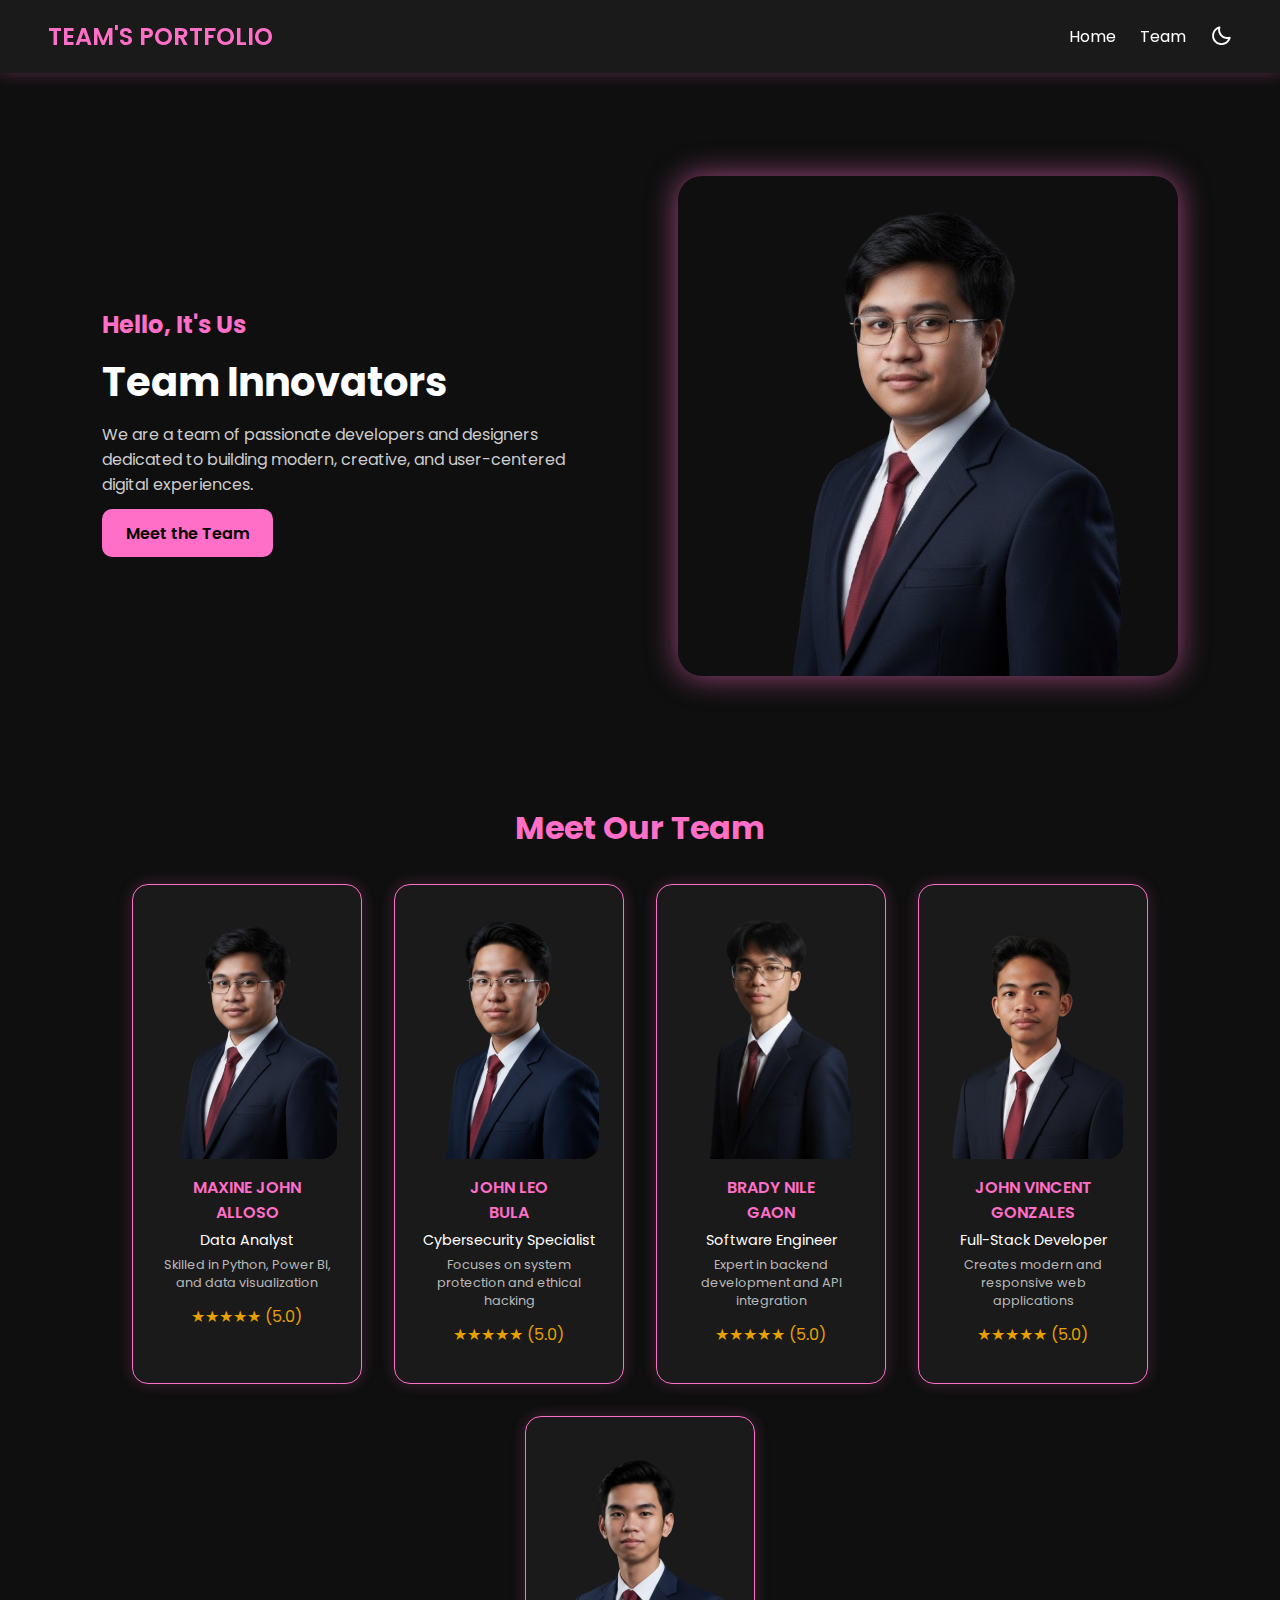
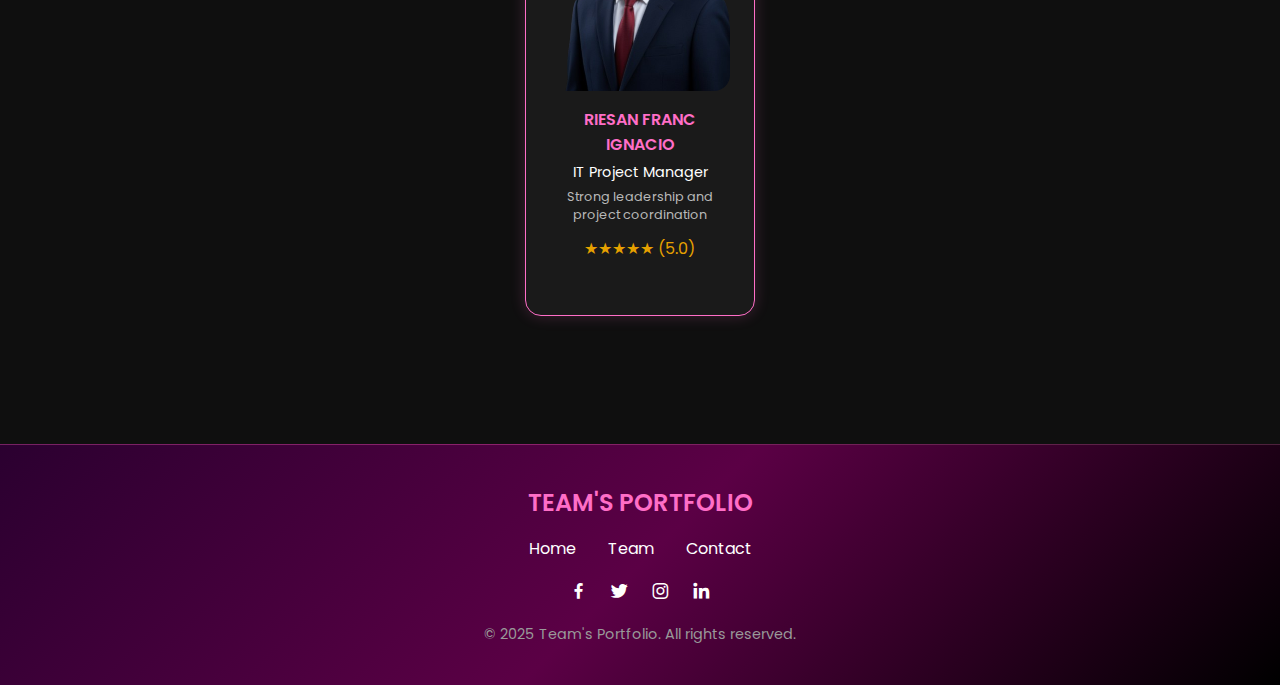
<file: index.html>
<!DOCTYPE html>
<html lang="en">
<head>
    <meta charset="UTF-8" />
    <meta name="viewport" content="width=device-width, initial-scale=1.0" />
    <title>Team Portfolio</title>
    <link href="https://unpkg.com/boxicons@2.1.2/css/boxicons.min.css" rel="stylesheet">
    <link href="https://fonts.googleapis.com/css2?family=Poppins:wght@400;600&display=swap" rel="stylesheet">
    <link rel="stylesheet" href="assets/css/home_style.css" />
</head>
<body>
  <!-- NAVIGATION -->
    <nav class="nav">
        <h1 class="logo">TEAM'S PORTFOLIO</h1>
        <div class="nav__right">
            <ul class="nav__links">
                <li><a href="#home">Home</a></li>
                <li><a href="#team">Team</a></li>
            </ul>
            <i class='bx bx-moon' id="theme-button"></i>
        </div>
    </nav>

  <!-- HERO SECTION -->
    <section class="hero" id="home">
        <div class="hero__content">
            <h2>Hello, It's Us</h2>
            <h1>Team Innovators</h1>
            <p>We are a team of passionate developers and designers dedicated to building modern, creative, and user-centered digital experiences.</p>
            <a href="#team" class="btn">Meet the Team</a>
        </div>

        <!-- IMAGE SLIDER -->
        <div class="hero__slider">
            <div class="slide fade">
                <img src="assets/img/alloso1.png" alt="Slide 1">
            </div>

            <div class="slide fade">
                <img src="assets/img/bula1.png" alt="Slide 2">
            </div>

            <div class="slide fade">
                <img src="assets/img/gaon1.png" alt="Slide 3">
            </div>

            <div class="slide fade">
                <img src="assets/img/gonzales1.png" alt="Slide 4">
            </div>

            <div class="slide fade">
                <img src="assets/img/ignacio1.png" alt="Slide 5">
            </div>
        </div>
    </section>

    <!-- TEAM SECTION -->
    <section class="team" id="team">
        <h2 class="section__title">Meet Our Team</h2>
        <div class="team__container">

            <!-- ALLOSO -->
            <a href="alloso.html" class="person__link">
                <div class="person__card">
                    <img src="assets/img/alloso1.png" alt="Maxine John Alloso" class="person__img">
                    <h3 class="person__name">MAXINE JOHN <br>ALLOSO</h3>
                    <p class="person__role">Data Analyst</p>
                    <p class="person__strength">Skilled in Python, Power BI, and data visualization</p>
                    <div class="person__rating">★★★★★ (5.0)</div>
                </div>
            </a>

            <!-- BULA -->
            <a href="bula.html" class="person__link">
                <div class="person__card">
                    <img src="assets/img/bula1.png" alt="John Leo Bula" class="person__img">
                    <h3 class="person__name">JOHN LEO <br>BULA</h3>
                    <p class="person__role">Cybersecurity Specialist</p>
                    <p class="person__strength">Focuses on system protection and ethical hacking</p>
                    <div class="person__rating">★★★★★ (5.0)</div>
                </div>
            </a>

            <!-- GAON -->
            <a href="gaon.html" class="person__link">
                <div class="person__card">
                    <img src="assets/img/gaon1.png" alt="Brady Nile Gaon" class="person__img">
                    <h3 class="person__name">BRADY NILE <br>GAON</h3>
                    <p class="person__role">Software Engineer</p>
                    <p class="person__strength">Expert in backend development and API integration</p>
                    <div class="person__rating">★★★★★ (5.0)</div>
                </div>
            </a>

            <!-- GONZALES -->
            <a href="gonzales.html" class="person__link">
                <div class="person__card">
                    <img src="assets/img/gonzales1.png" alt="John Vincent Gonzales" class="person__img">
                    <h3 class="person__name">JOHN VINCENT <br>GONZALES</h3>
                    <p class="person__role">Full-Stack Developer</p>
                    <p class="person__strength">Creates modern and responsive web applications</p>
                    <div class="person__rating">★★★★★ (5.0)</div>
                </div>
            </a>

            <!-- IGNACIO -->
            <a href="ignacio.html" class="person__link">
                <div class="person__card">
                    <img src="assets/img/ignacio1.png" alt="Riesan Franc Ignacio" class="person__img">
                    <h3 class="person__name">RIESAN FRANC <br>IGNACIO</h3>
                    <p class="person__role">IT Project Manager</p>
                    <p class="person__strength">Strong leadership and project coordination</p>
                    <div class="person__rating">★★★★★ (5.0)</div>
                </div>
            </a>
        </div>
    </section>

    <footer class="footer">
        <div class="footer__container">
            <h2 class="footer__logo">TEAM'S PORTFOLIO</h2>

            <ul class="footer__links">
                <li><a href="#home">Home</a></li>
                <li><a href="#team">Team</a></li>
                <li><a href="https://www.facebook.com/ignacio.riesan">Contact</a></li>
            </ul>

            <div class="footer__socials">
                <a href="https://www.facebook.com/ignacio.riesan"><i class='bx bxl-facebook'></i></a>
                <a href="#"><i class='bx bxl-twitter'></i></a>
                <a href="#"><i class='bx bxl-instagram'></i></a>
                <a href="#"><i class='bx bxl-linkedin'></i></a>
            </div>

            <p class="footer__copy">© 2025 Team's Portfolio. All rights reserved.</p>
        </div>
    </footer>


    <script src="assets/js/slider.js"></script>
    <script src="assets/js/theme.js"></script>

</body>
</html>
</file>
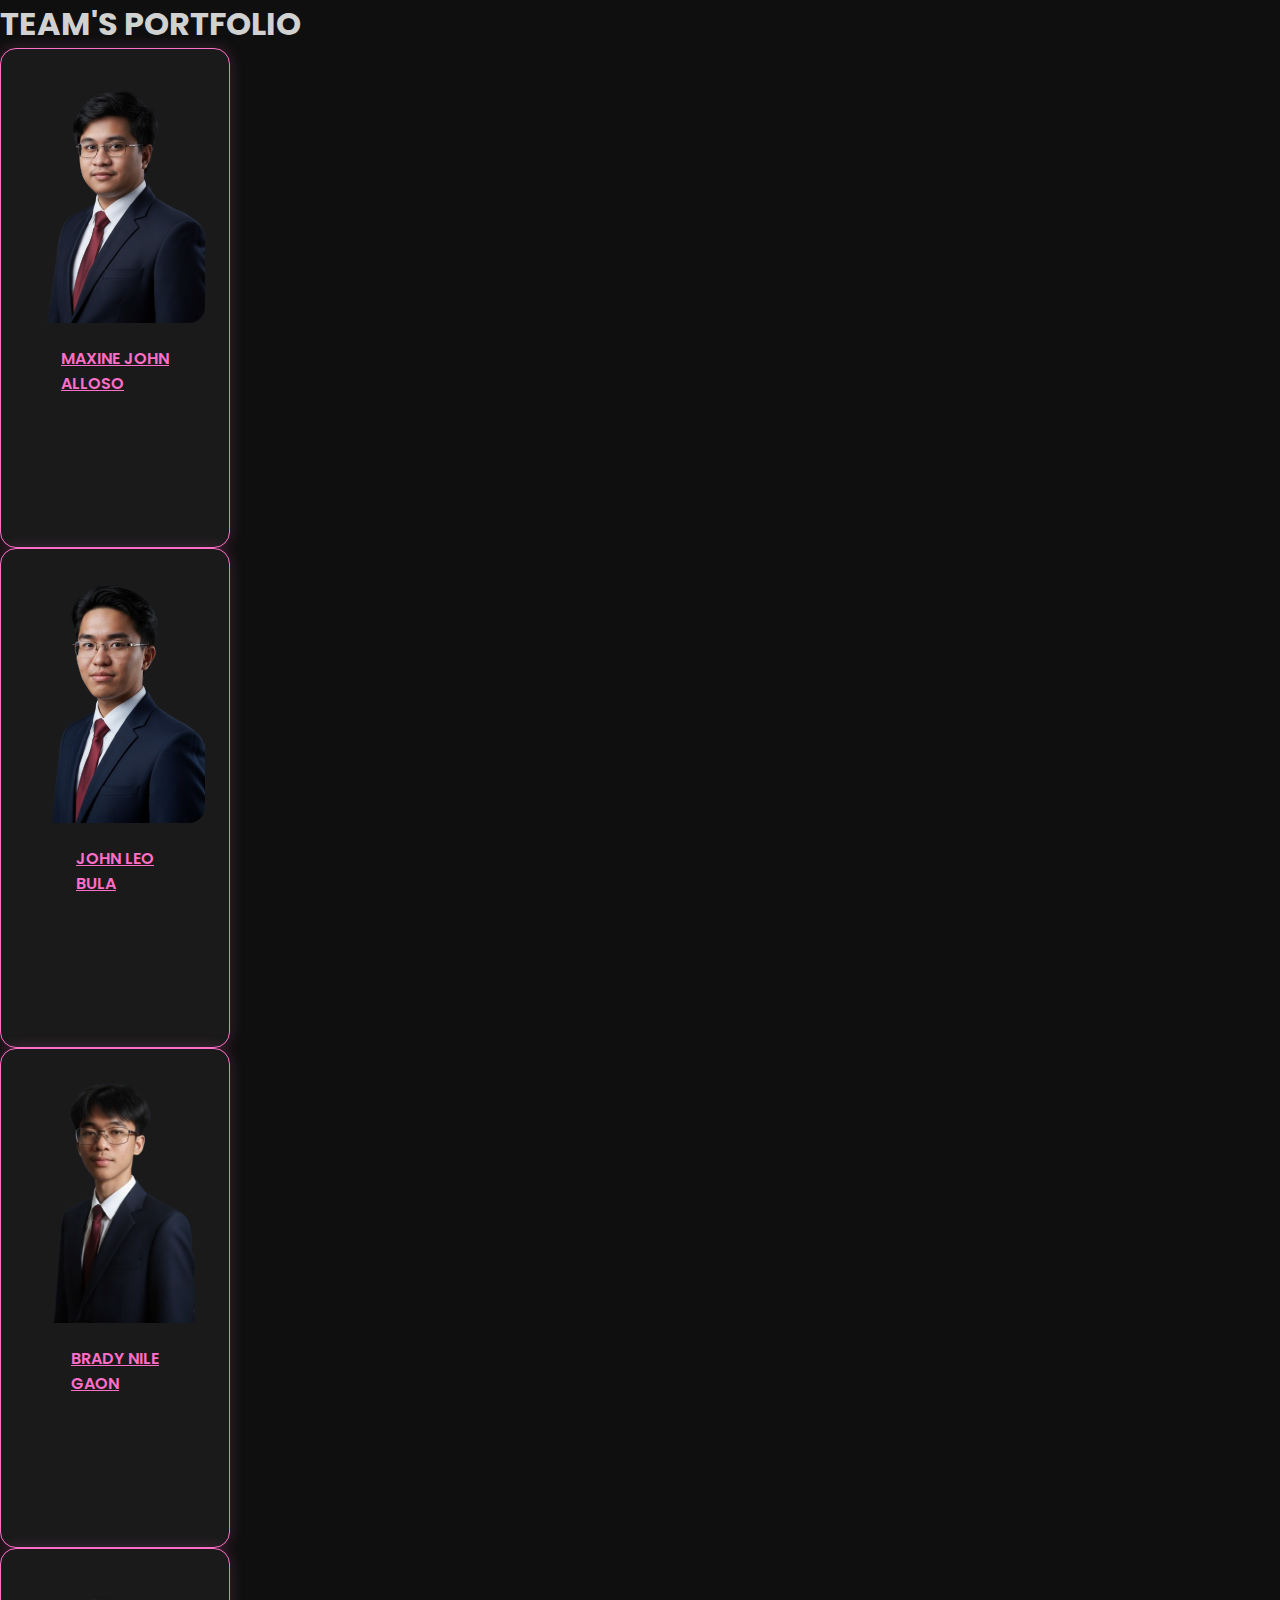
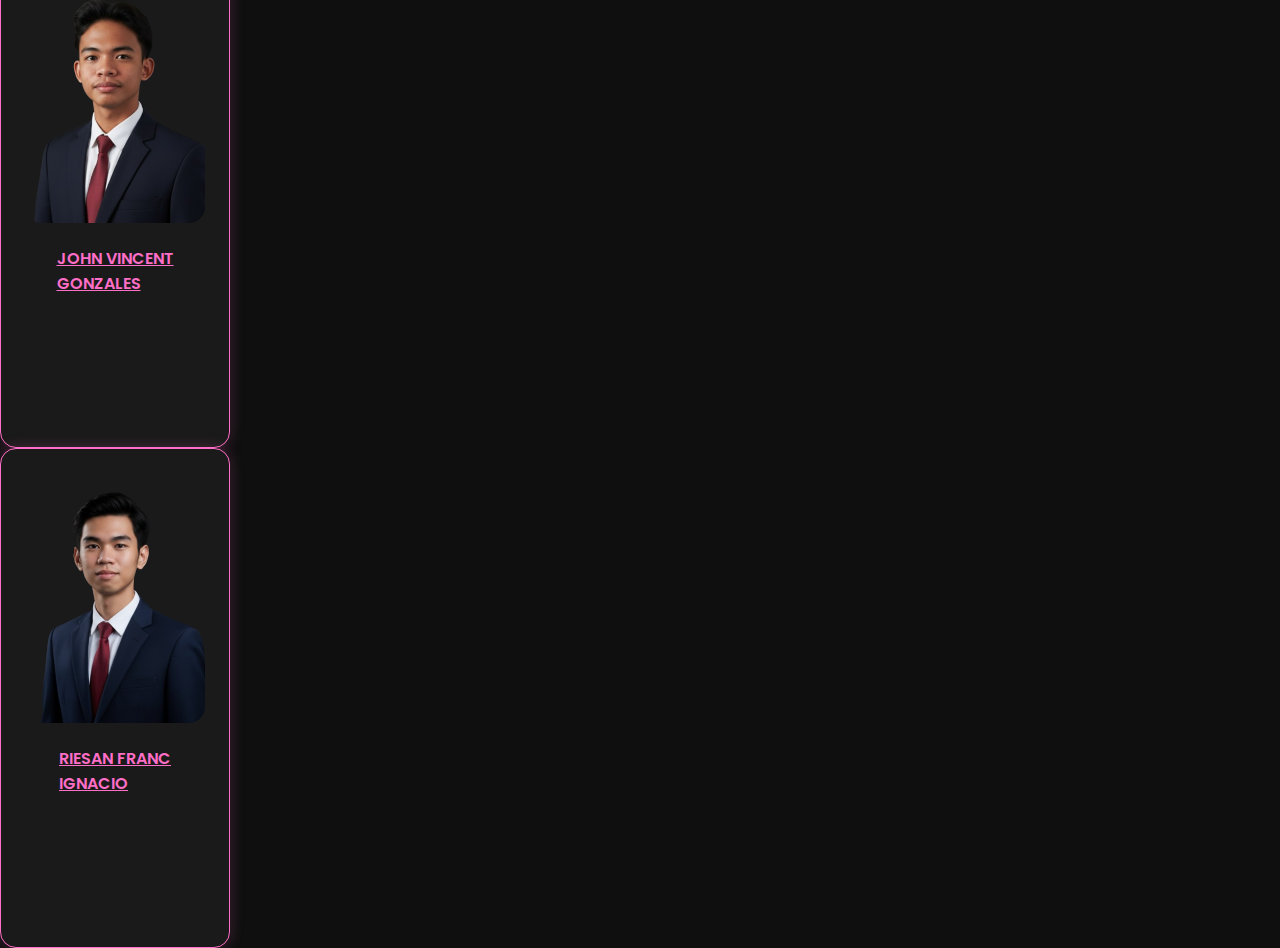
<file: home.html>
<!DOCTYPE html>
<html lang="en">
<head>
    <meta charset="UTF-8">
    <meta name="viewport" content="width=device-width, initial-scale=1.0">
    
    <!--=============== FAVICON ===============-->
    <!-- Reuse from your original code -->
    <link rel="apple-touch-icon" sizes="180x180" href="assets/favicons/apple-touch-icon.png">
    <link rel="icon" type="image/png" sizes="32x32" href="assets/favicons/favicon-32x32.png">
    <link rel="icon" type="image/png" sizes="16x16" href="assets/favicons/favicon-16x16.png">
    <link rel="manifest" href="assets/favicons/site.webmanifest">
    <link rel="mask-icon" href="assets/favicons/safari-pinned-tab.svg" color="#5bbad5">
    <link rel="shortcut icon" href="assets/favicons/favicon.ico">
    <meta name="msapplication-TileColor" content="#da532c">
    <meta name="msapplication-config" content="assets/favicons/browserconfig.xml">
    <meta name="theme-color" content="#a789d4">

    <!--=============== BOXICONS ===============-->
    <link href='https://unpkg.com/boxicons@2.1.2/css/boxicons.min.css' rel='stylesheet'>

    <!--=============== GOOGLE FONTS ===============-->
    <link rel="stylesheet" href="https://fonts.googleapis.com/css2?family=Poppins:wght@400;500;600&display=swap">

    <!--=============== CSS ===============-->
    <link rel="stylesheet" href="assets/css/home_style.css">

    <title>Portfolio Home</title>
</head>
<body>
    <div class="home__container">
        <!-- Example Person: Alloso -->
        <nav>
            <div class="nav__menu">
                <h1>TEAM'S PORTFOLIO</h1>
            </div>
        </nav>

        <div class="person__card">
            <a href="gaon.html">
                <img src="assets/img/alloso1.png" alt="Alloso Profile" class="person__img">
            </a>
            <a href="alloso.html" class="person__name">MAXINE JOHN<br>ALLOSO</a>
        </div>
        
        <div class="person__card">
            <a href="gaon.html">
                <img src="assets/img/bula1.png" alt="Person 2 Profile" class="person__img">
            </a>
            <a href="bula.html" class="person__name">JOHN LEO<br>BULA</a>
        </div>

        <div class="person__card">
            <a href="gaon.html">
                <img src="assets/img/gaon1.png" alt="Person 2 Profile" class="person__img">
            </a>
            <a href="gaon.html" class="person__name">BRADY NILE<br>GAON</a>
        </div>

        <div class="person__card">
            <a href="gaon.html">
                <img src="assets/img/gonzales1.png" alt="Person 2 Profile" class="person__img">
            </a>
            <a href="gonzales.html" class="person__name">JOHN VINCENT<br>GONZALES</a>
        </div>

        <div class="person__card">
            <a href="gaon.html">
                <img src="assets/img/ignacio1.png" alt="Person 2 Profile" class="person__img">
            </a>
            <a href="ignacio.html" class="person__name">RIESAN FRANC<br>IGNACIO</a>
        </div>
        
    </div>
</body>
</html>
</file>
<file: assets/css/home_style.css>
:root {
  --first-color: #ff6ec7;
  --text-color: #d1d1d1;
  --bg-dark: #0f0f0f;
  --bg-card: #1a1a1a;
  --font: 'Poppins', sans-serif;

  /* Light Theme Variables */
  --light-bg: #f9f9f9;
  --light-text: #1a1a1a;
  --light-card: #ffffff;
}

/* RESET */
* {
  margin: 0;
  padding: 0;
  box-sizing: border-box;
}

body {
  font-family: var(--font);
  background: var(--bg-dark);
  color: var(--text-color);
  scroll-behavior: smooth;
  transition: background 0.3s, color 0.3s;
}

/* ======== NAVIGATION ======== */
.nav {
  position: fixed;
  top: 0;
  left: 0;
  width: 100%;
  display: flex;
  justify-content: space-between; /* logo on left, links+button on right */
  align-items: center;
  padding: 1.2rem 3rem;
  background-color: var(--bg-card);
  box-shadow: 0 0 15px rgba(255, 110, 199, 0.3);
  z-index: 1000;
  transition: background 0.3s, box-shadow 0.3s;
}

/* New group for links + theme button */
.nav__right {
  display: flex;
  align-items: center;
  gap: 1.5rem; /* space between links and button */
}

/* Navigation links */
.nav__links {
  list-style: none;
  display: flex;
  gap: 1.5rem; /* slightly tighter gap */
  margin: 0;
}

.nav__links a {
  text-decoration: none;
  color: white;
  transition: 0.3s;
}

.nav__links a:hover {
  color: var(--first-color);
}

.logo {
  color: var(--first-color);
  font-size: 1.5rem;
  font-weight: 600;
}


/* THEME BUTTON */
#theme-button {
  font-size: 1.4rem;
  cursor: pointer;
  color: white;
  transition: color 0.3s, transform 0.3s;
}

#theme-button:hover {
  color: var(--first-color);
  transform: rotate(20deg);
}

/* When in light mode */
body.light-theme #theme-button {
  color: black;
}

@media (max-width: 600px) {
  .nav {
    flex-direction: row;           /* keep items in one line */
    justify-content: space-between;
    align-items: center;
    padding: 1rem 1.5rem;          /* smaller padding */
  }

  .logo {
    font-size: 1.2rem;
  }

  .nav__links {
    gap: 1rem;
  }

  .nav__right {
    gap: 1rem;
  }
}
.hero {
  margin-top: 80px;
  padding: 6rem 8% 4rem;
  display: flex;
  justify-content: space-between;
  align-items: center;
  gap: 2rem;
  flex-wrap: wrap;
}


.hero__content {
  flex: 1 1 400px;
  max-width: 500px;
  z-index: 2;
}

.hero__content h2 {
  font-size: 1.5rem;
  color: var(--first-color);
}

.hero__content h1 {
  font-size: 2.5rem;
  color: white;
  margin: 10px 0;
}

.hero__content p {
  color: #ccc;
  margin-bottom: 1.5rem;
}


.btn {
  background: var(--first-color);
  color: black;
  padding: 0.8rem 1.5rem;
  border-radius: 10px;
  text-decoration: none;
  font-weight: 600;
  transition: 0.3s;
}

.btn:hover {
  background: white;
}

/* ======== SLIDER ======== */
.hero__slider {
  flex: 1 1 400px;
  position: relative;
  width: 100%;
  max-width: 450px; /* keeps it from stretching too wide */
  min-height: 300px; /* ensures it never disappears */
  overflow: hidden;
  border-radius: 1.5rem;
  box-shadow: 0 0 30px rgba(255, 110, 199, 0.6);
}

.hero__slider img {
  width: 100%;
  height: 100%;
  object-fit: cover;
  display: block;
  border-radius: 1.5rem;
}

.slide {
  display: none;
  position: absolute;
  width: 100%;
  height: 100%;
}

.fade {
  animation: fadeEffect 2s;
}

@keyframes fadeEffect {
  from { opacity: 0.4; }
  to { opacity: 1; }
}

/* ======== MOBILE VIEW ======== */
@media (max-width: 768px) {
  .hero__slider {
    max-width: 100%;    /* fill available width */
    min-height: 40vh;   /* stays visible even on small screens */
    margin-top: 2rem;   /* spacing below text content */
  }
}
/* ======== DESKTOP VIEW (wider slider) ======== */
@media (min-width: 992px) {
  .hero__slider {
    max-width: 500px;   /* a bit wider on large screens */
    min-height: 500px;  /* taller to match the old 400px+ look */
  }
}


/* ======== TEAM ======== */
.team {
  padding: 4rem 8%;
  text-align: center;
}

.section__title {
  color: var(--first-color);
  font-size: 2rem;
  margin-bottom: 2rem;
}

.team__container {
  display: flex;
  justify-content: center;
  flex-wrap: wrap;
  gap: 2rem;
}

.person__card {
  background: var(--bg-card);
  padding: 1.5rem;
  border-radius: 1rem;
  width: 230px;
  height: 500px;
  display: flex;
  flex-direction: column;
  justify-content: flex-start;
  align-items: center;
  transition: 0.3s;
  border: 1.5px solid var(--first-color);
  box-shadow: 0 0 15px rgba(255, 110, 199, 0.2);
  overflow: hidden;
}

.person__card:hover {
  transform: translateY(-8px);
  box-shadow: 0 0 25px rgba(255, 110, 199, 0.5);
}

.person__img {
  width: 100%;
  height: 250px;
  object-fit: cover;
  border-radius: 1rem;
  margin-bottom: 1rem;
}

.person__name {
  color: var(--first-color);
  font-size: 1rem;
  font-weight: 600;
}

.person__role {
  color: white;
  font-size: 0.9rem;
  margin: 0.3rem 0;
}

.person__strength {
  font-size: 0.8rem;
  color: #b8b8b8;
  margin-bottom: 0.8rem;
}

.person__rating {
  color: gold;
}

.person__link {
  text-decoration: none;
  color: inherit;
  transition: transform 0.3s;
}

.person__link:hover .person__card {
  transform: translateY(-10px);
  box-shadow: 0 0 25px rgba(255, 110, 199, 0.7);
}

/* ======== FOOTER ======== */
.footer {
  background: linear-gradient(135deg, #2b0030, #5b0045, #000);
  color: #f8f8f8;
  text-align: center;
  padding: 2.5rem 1rem;
  margin-top: 4rem;
  border-top: 1px solid rgba(255, 110, 199, 0.3);
  transition: background 0.3s, color 0.3s;
}

.footer__logo {
  color: var(--first-color);
  font-weight: 600;
  margin-bottom: 1rem;
}

.footer__links {
  list-style: none;
  display: flex;
  justify-content: center;
  gap: 2rem;
  margin-bottom: 1rem;
  padding: 0;
}

.footer__links a {
  text-decoration: none;
  color: #fff;
  transition: 0.3s;
}

.footer__links a:hover {
  color: var(--first-color);
}

.footer__socials {
  margin-bottom: 1rem;
}

.footer__socials a {
  color: #fff;
  margin: 0 8px;
  font-size: 1.3rem;
  transition: 0.3s;
}

.footer__socials a:hover {
  color: var(--first-color);
}

.footer__copy {
  font-size: 0.9rem;
  color: #999;
}

/* ======== RESPONSIVE ======== */
@media (max-width: 900px) {
  .hero {
    flex-direction: column;
    text-align: center;
  }
  .hero__slider {
    margin-top: 2rem;
  }
}

@media (max-width: 600px) {
  .hero {
    margin-top: 100px;   /* adds extra space below fixed nav on small screens */
  }
}

/* ======== LIGHT THEME ======== */
body.light-theme {
  background: var(--light-bg);
  color: var(--light-text);
}

/* Navigation */
.light-theme .nav {
  background-color: var(--light-card);
  box-shadow: 0 0 10px rgba(0, 0, 0, 0.1);
}

.light-theme .logo {
  color: var(--first-color);
}

.light-theme .nav__links a {
  color: var(--light-text);
}

.light-theme .nav__links a:hover {
  color: var(--first-color);
}

/* Hero section */
.light-theme .hero__content h1,
.light-theme .hero__content p {
  color: var(--light-text);
}

.light-theme .hero__content h2 {
  color: var(--first-color)
}

.light-theme .btn {
  background: var(--first-color);
  color: white;
}

.light-theme .btn:hover {
  background: var(--light-text);
  color: var(--first-color);
}

/* Team cards */
.light-theme .person__card {
  background: #ffd6eb;
  color: var(--light-text);
  border-color: var(--first-color);
  box-shadow: 0 0 12px rgba(255, 110, 199, 0.3); /* pink glow */
}

/* ======== LIGHT THEME FOOTER ======== */
.light-theme .footer {
  background: linear-gradient(135deg, #ff6ec7, #ffd6eb); /* pink gradient */
  color: #222;
  border-top: 1px solid rgba(255, 110, 199, 0.3);
  box-shadow: 0 -4px 20px rgba(255, 110, 199, 0.25); /* soft glow */
  transition: background 0.3s, color 0.3s;
}

.light-theme .footer__logo {
  color: var(--first-color);
}

.light-theme .footer__links a,
.light-theme .footer__socials a {
  color: #333;
  transition: color 0.3s;
}

.light-theme .footer__links a:hover,
.light-theme .footer__socials a:hover {
  color: var(--first-color);
}

.light-theme .footer__copy {
  color: #555; 
}

/* Make card text readable in light mode */
.light-theme .person__role {
  color: #333;
}

.light-theme .person__strength {
  color: #555; 
}

.person__rating {
  color: #E6A100;
</file>
